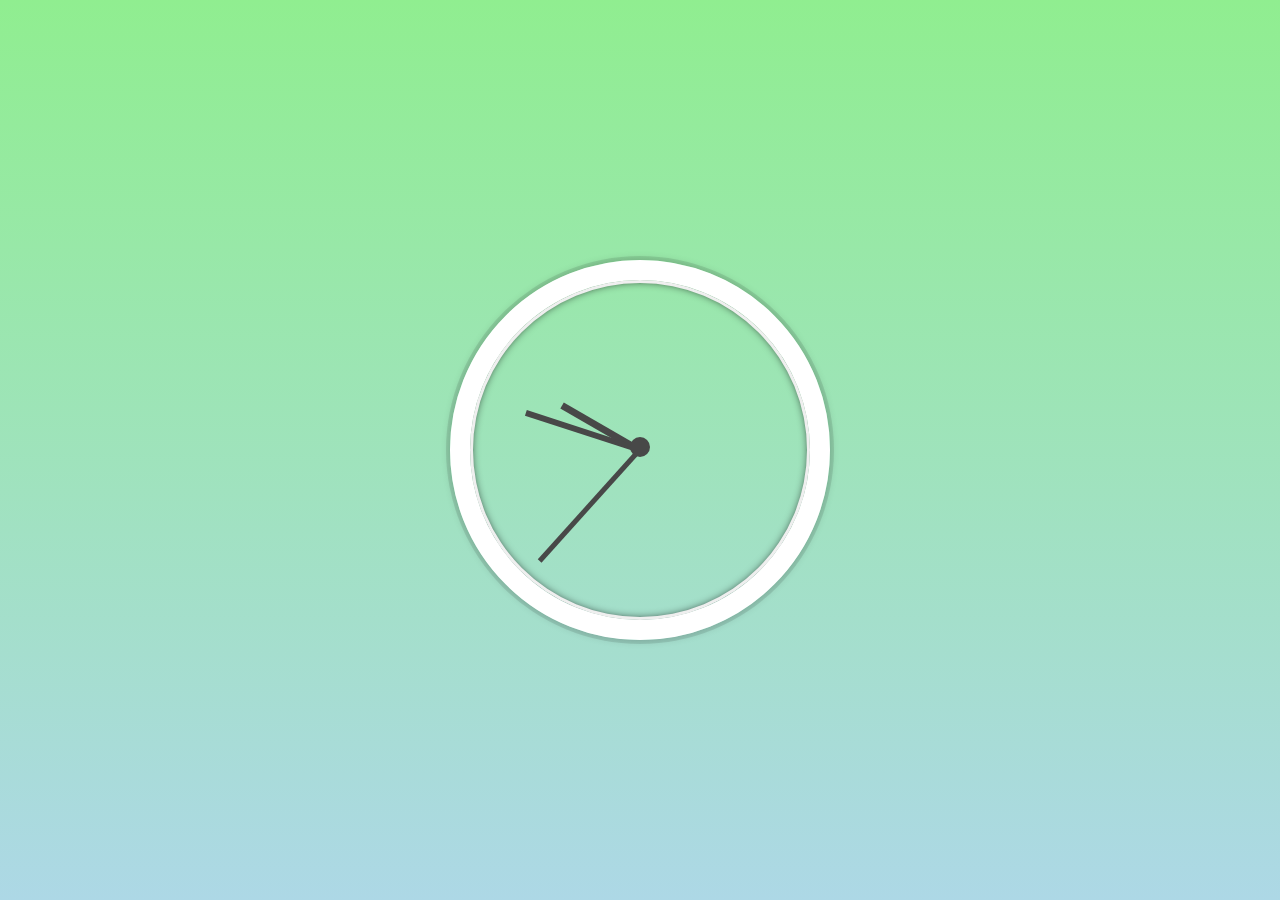
<file: build a CSS + JS Clock/index.html>
<!DOCTYPE html>
<html lang="en">

<head>
    <meta charset="UTF-8">
    <title>JS + CSS Clock</title>
    <link rel="icon" href="https://fav.farm/🔥" />
    <!-- css styles link -->
    <link rel="stylesheet" href="style.css">
</head>

<body>


    <div class="clock">
        <div class="clock-face">
            <div class="hand hour-hand"></div>
            <div class="hand min-hand"></div>
            <div class="hand second-hand"></div>
        </div>
    </div>



    <script>

        const secondHand = document.querySelector('.second-hand');
        const minuteHand = document.querySelector('.min-hand');
        const hoursHand = document.querySelector('.hour-hand');

        function setDate() {
            const now = new Date();

            const seconds = now.getSeconds();
            const secDeg = ((seconds / 60) * 360) + 90;
            secondHand.style.transition = seconds === 0 ? 'none' : 'all 0.05s cubic-bezier(0.1, 2.7, 0.58, 1)';
            secondHand.style.transform = ` rotate(${secDeg}deg) `;

            const minutes = now.getMinutes();
            const minDeg = ((minutes / 60) * 360) + 90;
            minuteHand.style.transition = minutes === 0 ? 'none' : 'all 0.05s cubic-bezier(0.1, 2.7, 0.58, 1)';
            minuteHand.style.transform = ` rotate(${minDeg}deg) `;

            const hours = now.getHours();
            const hourDeg = ((hours / 12) * 360) + 90;
            hoursHand.style.transition = hours === 0 ? 'none' : 'all 0.05s cubic-bezier(0.1, 2.7, 0.58, 1)';
            hoursHand.style.transform = ` rotate(${hourDeg}deg) `;

            console.log(seconds);
        };

        setInterval(setDate, 1000);
        setDate();
    </script>

</body>



</html>
</file>
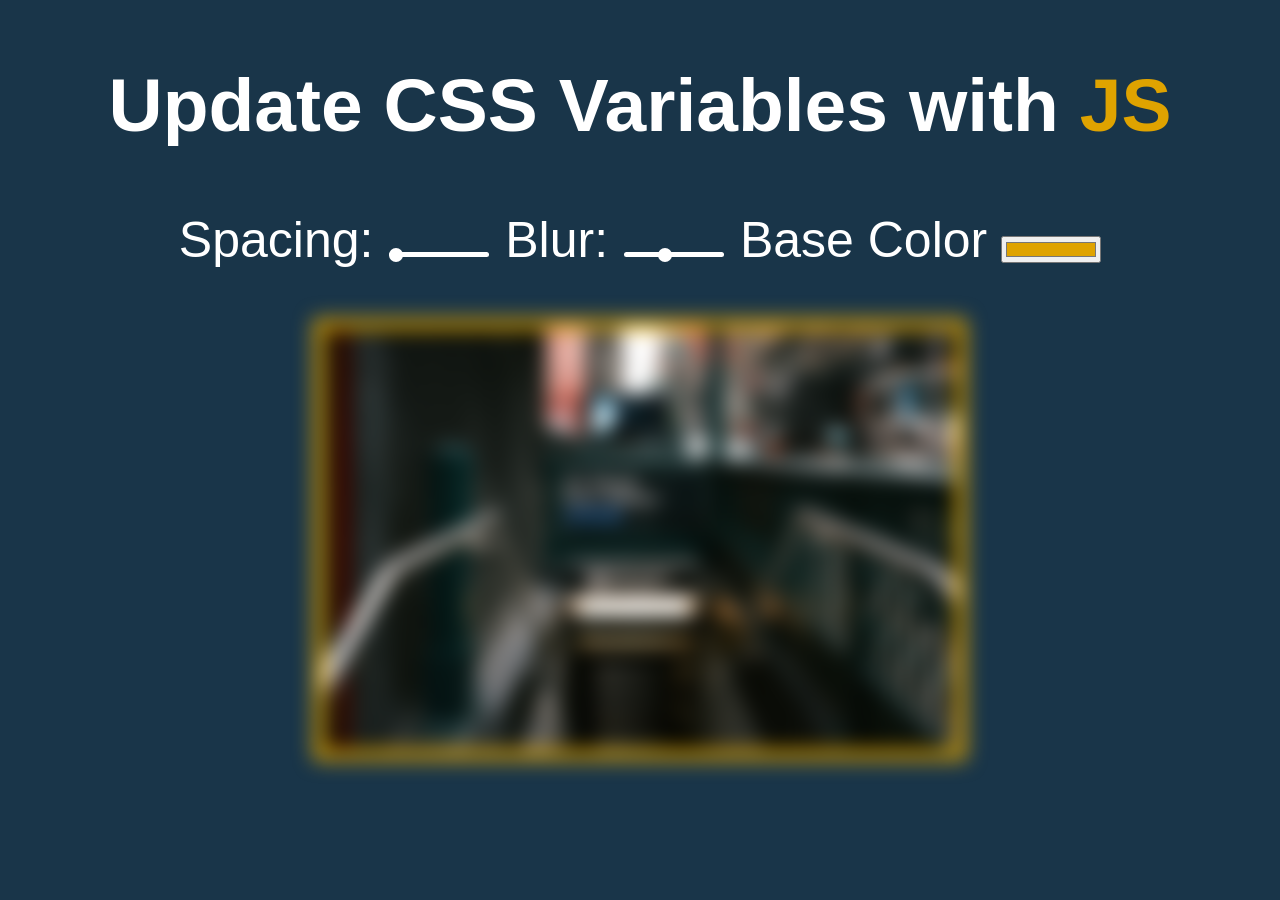
<file: CSS Variables/index.html>
<!DOCTYPE html>
<html lang="en">

<head>
    <meta charset="UTF-8">
    <title>Scoped CSS Variables and JS</title>
    <link rel="icon" href="https://fav.farm/🔥" />

    <link rel="stylesheet" href="style.css">

    <script src="controling.js" defer></script>
</head>

<body>
    <h2>Update CSS Variables with <span class='hl'>JS</span></h2>

    <div class="controls">
        <label for="spacing">Spacing:</label>
        <input id="spacing" type="range" name="spacing" min="10" max="200" value="10" data-sizing="px">

        <label for="blur">Blur:</label>
        <input id="blur" type="range" name="blur" min="0" max="25" value="10" data-sizing="px">

        <label for="base">Base Color</label>
        <input id="base" type="color" name="base" value="#dfa300">
    </div>

    <img src="alan-jiang-uTu0jQVT2To-unsplash.jpg">

</body>

</html>
</file>
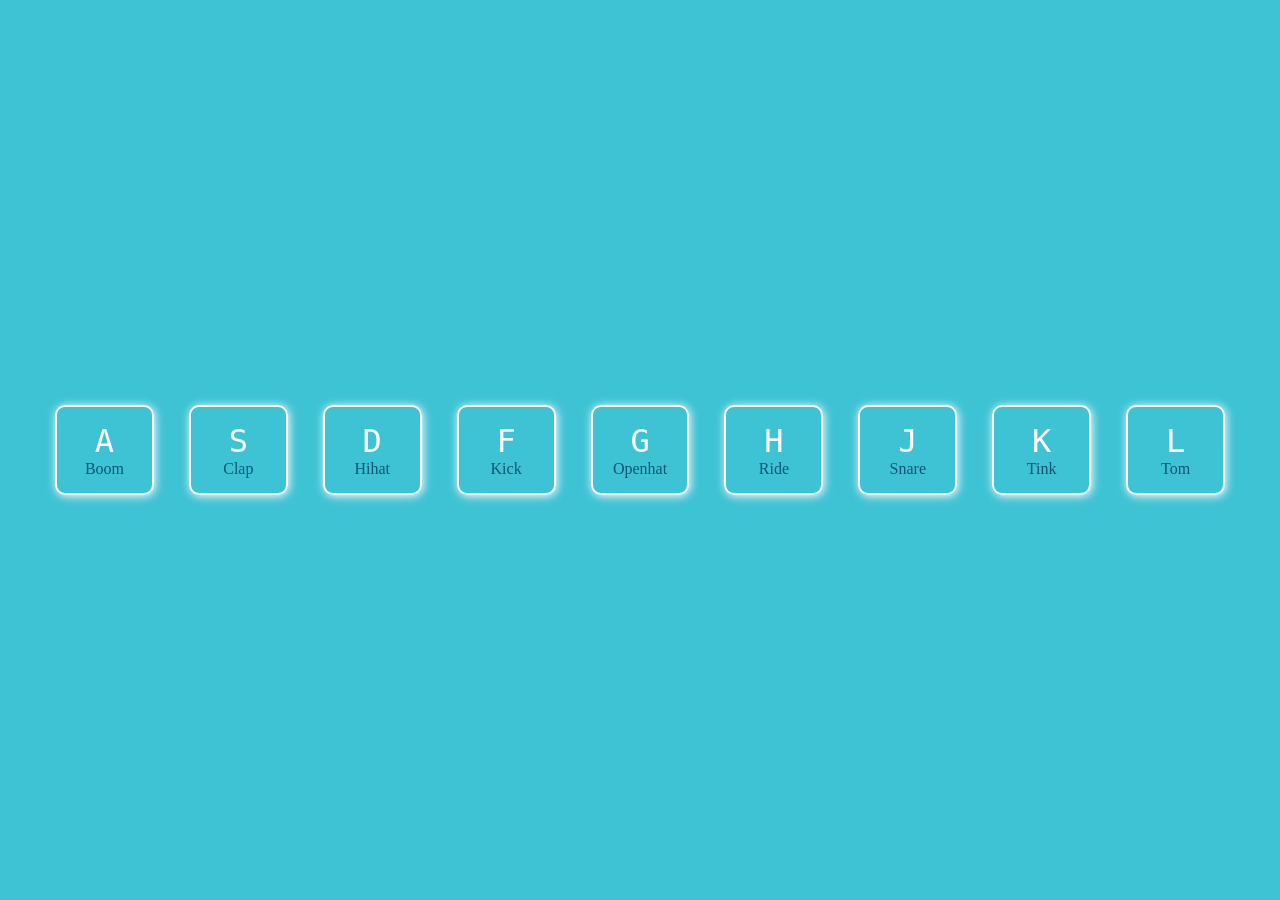
<file: JavaScript Drum Kit/index.html>
<!DOCTYPE html>
<html lang="en">

<head>
    <meta charset="UTF-8">
    <meta name="viewport" content="width=device-width, initial-scale=1.0">
    <title>JavaScript Drum Kit</title>

    <link rel="stylesheet" href="style.css">
</head>

<body>

    <div id="div-container">
        <div data-key="A" class="key-style">
            <kbd>A</kbd>
            <span class="sound">
                Boom
            </span>
        </div>
        <div data-key="S" class="key-style">
            <kbd>S</kbd>
            <span class="sound">
                Clap
            </span>
        </div>
        <div data-key="D" class="key-style">
            <kbd>D</kbd>
            <span class="sound">
                Hihat
            </span>
        </div>
        <div data-key="F" class="key-style">
            <kbd>F</kbd>
            <span class="sound">
                Kick
            </span>
        </div>
        <div data-key="G" class="key-style">
            <kbd>G</kbd>
            <span class="sound">
                Openhat
            </span>
        </div>
        <div data-key="H" class="key-style">
            <kbd>H</kbd>
            <span class="sound">
                Ride
            </span>
        </div>
        <div data-key="J" class="key-style">
            <kbd>J</kbd>
            <span class="sound">
                Snare
            </span>
        </div>
        <div data-key="K" class="key-style">
            <kbd>K</kbd>
            <span class="sound">
                Tink
            </span>
        </div>
        <div data-key="L" class="key-style">
            <kbd>L</kbd>
            <span class="sound">
                Tom
            </span>
        </div>
    </div>


    <audio src="sounds/boom.wav" data-key="A"></audio>
    <audio src="sounds/clap.wav" data-key="S"></audio>
    <audio src="sounds/hihat.wav" data-key="D"></audio>
    <audio src="sounds/kick.wav" data-key="F"></audio>
    <audio src="sounds/openhat.wav" data-key="G"></audio>
    <audio src="sounds/ride.wav" data-key="H"></audio>
    <audio src="sounds/snare.wav" data-key="J"></audio>
    <audio src="sounds/tink.wav" data-key="K"></audio>
    <audio src="sounds/tom.wav" data-key="L"></audio>



    <script>


        const keys = document.querySelectorAll('.key-style');

        keys.forEach(key => key.addEventListener('transitionend', removeTransition));

        function removeTransition(e) {
            if (e.propertyName !== 'transform' && e.propertyName !== 'scale') return;

            this.classList.remove('clicked-style');
        }

        window.addEventListener("keydown", playSound);

        function playSound(e) {
            let keyName = e.key.toUpperCase();
            let activeKey = document.querySelector(`[data-key="${keyName}"]`);

            if (!activeKey) return;

            let audio = document.querySelector(`audio[data-key="${keyName}"]`);

            if (audio) {
                audio.currentTime = 0;
                audio.play();
                activeKey.classList.add("clicked-style");
            }
        }

        document.querySelectorAll(".key-style").forEach( item => item.addEventListener("click", clicked))

        function clicked(e){
            let theItem = e.target.dataset.key;
            let activeKey = document.querySelector(`[data-key="${theItem}"]`);

            if (!activeKey) return;

            let audio = document.querySelector(`audio[data-key="${theItem}"]`);

            if (audio) {
                audio.currentTime = 0;
                audio.play();
                activeKey.classList.add("clicked-style");
            }            
        }

    </script>

</body>

</html>
</file>
<file: build a CSS + JS Clock/style.css>
html {
    background: linear-gradient(to top , lightblue , lightgreen);
    background-size: cover;
    font-family: 'helvetica neue';
    text-align: center;
    font-size: 10px;
}

body {
    margin: 0;
    font-size: 2rem;
    display: flex;
    flex: 1;
    min-height: 100vh;
    align-items: center;
}

.clock {
    width: 30rem;
    height: 30rem;
    border: 20px solid white;
    border-radius: 50%;
    margin: 50px auto;
    position: relative;
    padding: 2rem;
    box-shadow:
        0 0 0 4px rgba(0, 0, 0, 0.1),
        inset 0 0 0 3px #EFEFEF,
        inset 0 0 10px black,
        0 0 10px rgba(0, 0, 0, 0.2);
}

.clock-face {
    position: relative;
    width: 100%;
    height: 100%;
    transform: translateY(-3px);
}

.hand {
    width: 50%;
    height: 5px;
    background: rgb(72, 72, 72);
    position: absolute;
    top: 50%;
    transform-origin: 100%;
    transform: rotate(90deg);
    transition: all 0.05s;
    transition-timing-function: cubic-bezier(0.1, 2.7, 0.58, 1);
}

.min-hand {
    width: 40%;
    left: 10%;
    height: 6px;
}

.hour-hand {
    width: 30%;
    left: 20%;
    height: 7px;
}


.clock-face::after {
    content: '';
    position: absolute;
    top: 50%;
    left: 50%;
    width: 20px;
    height: 20px;
    background: rgb(72, 72, 72);
    border-radius: 50%;
    transform: translate(-50%, -50%);
    z-index: 10;
}
</file>
<file: CSS Variables/style.css>
:root {
    --base: #dfa300;
    --spacing: 10px;
    --blur: 10px;
}

body {
    text-align: center;
    background: #193549;
    color: white;
    font-family: 'helvetica neue', sans-serif;
    font-weight: 100;
    font-size: 50px;
}

.controls {
    margin-bottom: 50px;
}

input {
    width: 100px;
}


img {
    width: 50%;
    padding: var(--spacing);
    filter: blur(var(--blur));
    background-color: var(--base);
}

.hl {
    color: var(--base);
}















input[type="range"] {
    -webkit-appearance: none;
    appearance: none;
    background: transparent;
}

input[type="range"]::-webkit-slider-thumb {
    -webkit-appearance: none;
    appearance: none;
    height: 14px;
    width: 14px;
    border-radius: 50%;
    background: #ffffff;
    cursor: pointer;
    margin-top: -4px;
}

input[type="range"]::-webkit-slider-runnable-track {
    width: 100%;
    height: 5px;
    cursor: pointer;
    background: #ffffff; 
    border-radius: 4px;
}

input[type="range"]::-moz-range-thumb {
    height: 14px;
    width: 14px;
    border-radius: 50%;
    background: #ffffff;
    cursor: pointer;
    border: none;
}

input[type="range"]::-moz-range-track {
    width: 100%;
    height: 5px;
    cursor: pointer;
    background: #ffffff;
    border-radius: 4px;
}
</file>
<file: JavaScript Drum Kit/style.css>
* {
    box-sizing: border-box;
    padding: 0;
    margin: 0;
}

body {
    background-color: rgb(62, 195, 213);
    min-height: 100vh;
    font-size: 2rem;
    animation-name: backgroundColor;
    animation-duration: 10s;
    animation-iteration-count: infinite;
    animation-timing-function: linear;
}

#div-container {
    display: flex;
    flex-flow: row wrap;
    justify-content: center;
    align-items: center;
    min-height: 100vh;
    width: 100%;
    gap: 25px;
    padding: 50px;
}

.key-style {
    flex: 1;
    padding: 15px;
    margin: 5px;
    text-align: center;
    border: 2px solid rgb(255, 255, 255);
    color: rgb(255, 255, 255);
    box-shadow: 1px 1px 10px rgb(255, 255, 255);
    border-radius: 10px;
    transition: 0.07s;
}

span {
    display: block;
    font-size: medium;
    color: #0c5674;
}

.clicked-style {
    scale: 1.15;
    color: rgb(12 86 136);
    text-shadow: 1px 1px 10px rgb(255, 255, 255);
}

div>.key-style:hover {
    cursor: pointer;
}

div>kbd,
div>span:hover {
    cursor: default;
}

@keyframes backgroundColor {
    0% {
        background-color: rgb(62, 195, 213);
    }

    25% {
        background-color: rgb(74, 241, 160);
    }

    50% {
        background-color: rgb(127, 245, 77);
    }

    75% {
        background-color: rgb(255, 95, 132);
    }

    100% {
        background-color: rgb(62, 195, 213);
    }
}

@media (max-width: 1024px) {
    #div-container {
        gap: 5px;
        padding: 30px
    }
}

@media (max-width: 768px) {
    #div-container {
        gap: 5px;
        padding: 10px
    }

    .key-style {
        flex-grow: 1;
        flex-basis: calc(100%/4);
    }

    .clicked-style {
        scale: 0.9;
    }
}
</file>
